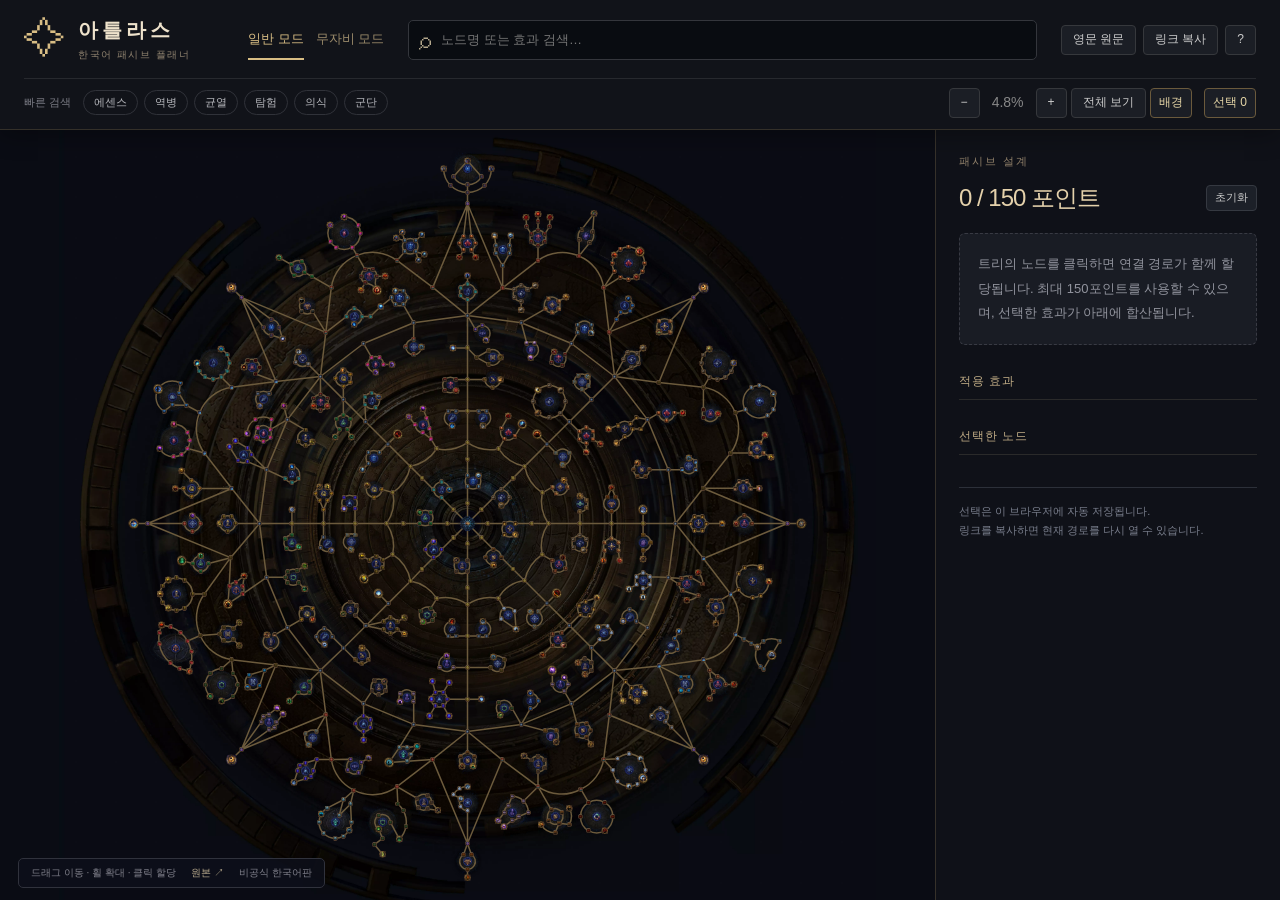
<file: index.html>
<!doctype html><html lang="ko"><head><meta charset="utf-8"><meta name="viewport" content="width=device-width,initial-scale=1"><meta name="description" content="PoE 아틀라스 패시브 트리 한국어판. 한영 검색, 경로 자동 할당, 효과 합산과 선택 저장."><title>아틀라스 · 한국어 패시브 플래너</title><link rel="stylesheet" href="style.css"></head><body>
<header><div class="identity"><span class="emblem">✧</span><div><strong>아틀라스</strong><small>한국어 패시브 플래너</small></div></div><nav aria-label="게임 모드"><a href="index.html" class="on">일반 모드</a><a href="ruthless.html" >무자비 모드</a></nav><div class="search"><span aria-hidden="true">⌕</span><input id="q" type="search" placeholder="노드명 또는 효과 검색…" autocomplete="off" aria-label="한국어 및 영어 노드 검색" title="한국어·영어 검색 / Enter: 다음 결과 / Esc: 검색 지우기"><span id="hits" aria-live="polite"></span></div><div class="actions"><button id="language" title="노드 내용의 한국어·영어 전환">영문 원문</button><button id="share">링크 복사</button><button id="help" aria-label="사용법">?</button></div><div class="secondary"><div class="quick"><span class="quick-label">빠른 검색</span><button data-search="에센스">에센스</button><button data-search="역병">역병</button><button data-search="균열">균열</button><button data-search="탐험">탐험</button><button data-search="의식">의식</button><button data-search="군단">군단</button></div><div class="zoom"><button id="out" title="축소 (-)" aria-label="축소">−</button><span id="pct"></span><button id="in" title="확대 (+)" aria-label="확대">+</button><button id="fit" title="트리 전체 보기 (0)">전체 보기</button><button id="bg" title="배경 표시·숨기기 (B)">배경</button><button id="toggle" class="on" title="선택 패널 표시·숨기기">선택 <span id="badge">0</span></button></div></div></header>
<canvas id="c" aria-label="드래그로 이동하고 휠로 확대하는 아틀라스 패시브 트리"></canvas><aside id="panel"><div class="panel-label">패시브 설계</div><div class="ph"><span id="count"></span><button id="clear">초기화</button></div><p id="empty">트리의 노드를 클릭하면 연결 경로가 함께 할당됩니다. 최대 <span id="max"></span>포인트를 사용할 수 있으며, 선택한 효과가 아래에 합산됩니다.</p><h3>적용 효과</h3><ul id="effects"></ul><h3>선택한 노드</h3><ul id="picked"></ul><div class="panel-note">선택은 이 브라우저에 자동 저장됩니다.<br>링크를 복사하면 현재 경로를 다시 열 수 있습니다.</div></aside><div id="tip"></div><div id="menu"></div><footer><span>드래그 이동 · 휠 확대 · 클릭 할당</span><a href="https://hypostasis.faith/atlas/data.html" target="_blank" rel="noopener">원본 ↗</a><span>비공식 한국어판</span></footer>
<dialog id="help-dialog"><button id="close-help" aria-label="닫기">×</button><span class="eyebrow">ATLAS GUIDE</span><h2>나만의 아틀라스를 설계하세요</h2><p>노드에 마우스를 올리면 한국어 효과 설명을 볼 수 있습니다. 클릭하면 시작점 또는 이미 선택한 노드에서 이어지는 경로가 함께 할당됩니다.</p><dl><dt>검색</dt><dd>한국어·영어 모두 지원. Enter로 다음 결과, Shift+Enter로 이전 결과를 봅니다.</dd><dt>이동과 확대</dt><dd>빈 곳을 드래그해 이동하고 휠 또는 + / − 버튼으로 확대합니다. 0은 전체 보기, B는 배경 전환입니다.</dd><dt>선택과 해제</dt><dd>노드를 다시 누르면 연결된 하위 노드도 해제됩니다. 선택지가 있는 노드는 원하는 항목을 지정하세요.</dd><dt>저장</dt><dd>같은 브라우저에서 자동 복원됩니다. 링크 복사는 선택한 노드가 포함된 주소를 복사합니다. 사이트 접속 권한은 별도로 적용됩니다.</dd></dl><p class="disclaimer">2026.11.12 원본 데이터 기준 · 비공식 번역<br>일부 신규 용어는 자체 번역이며, 영문 원문 버튼으로 대조할 수 있습니다. 원본의 포인트 한도와 계산 방식을 따릅니다.</p><div class="credits">트리 뷰어·데이터: <a href="https://hypostasis.faith/atlas/data.html" target="_blank" rel="noopener">hypostasis.faith</a> · 번역 용어 참고: <a href="https://poedb.tw/kr/Atlas_passive_skill" target="_blank" rel="noopener">PoEDB</a> · 게임 이미지: Grinding Gear Games</div></dialog>
<script src="data.js"></script><script src="translations.js"></script><script src="viewer.js"></script></body></html>
</file>
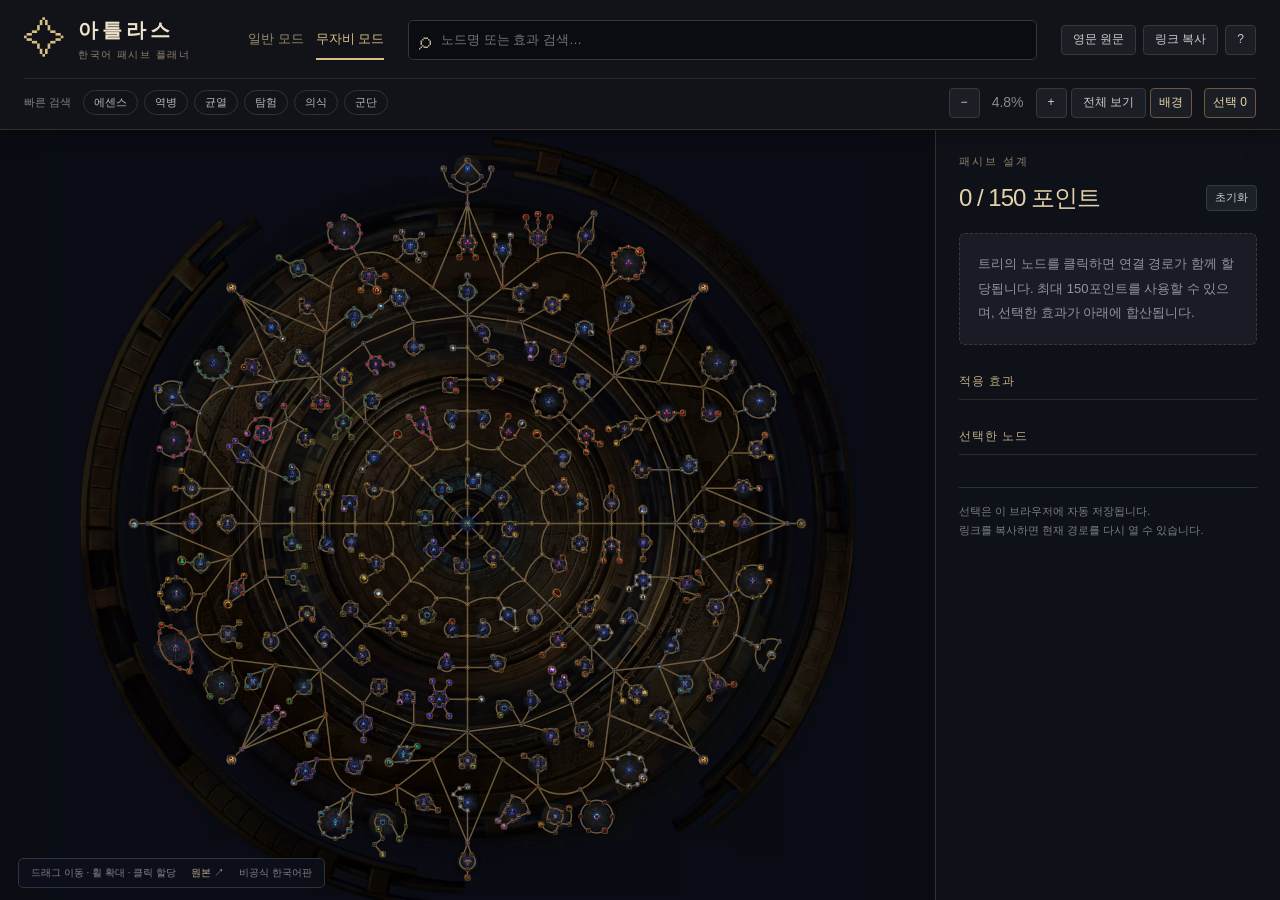
<file: ruthless.html>
<!doctype html><html lang="ko"><head><meta charset="utf-8"><meta name="viewport" content="width=device-width,initial-scale=1"><meta name="description" content="PoE 아틀라스 패시브 트리 한국어판. 한영 검색, 경로 자동 할당, 효과 합산과 선택 저장."><title>아틀라스 · 한국어 패시브 플래너</title><link rel="stylesheet" href="style.css"></head><body>
<header><div class="identity"><span class="emblem">✧</span><div><strong>아틀라스</strong><small>한국어 패시브 플래너</small></div></div><nav aria-label="게임 모드"><a href="index.html" >일반 모드</a><a href="ruthless.html" class="on">무자비 모드</a></nav><div class="search"><span aria-hidden="true">⌕</span><input id="q" type="search" placeholder="노드명 또는 효과 검색…" autocomplete="off" aria-label="한국어 및 영어 노드 검색" title="한국어·영어 검색 / Enter: 다음 결과 / Esc: 검색 지우기"><span id="hits" aria-live="polite"></span></div><div class="actions"><button id="language" title="노드 내용의 한국어·영어 전환">영문 원문</button><button id="share">링크 복사</button><button id="help" aria-label="사용법">?</button></div><div class="secondary"><div class="quick"><span class="quick-label">빠른 검색</span><button data-search="에센스">에센스</button><button data-search="역병">역병</button><button data-search="균열">균열</button><button data-search="탐험">탐험</button><button data-search="의식">의식</button><button data-search="군단">군단</button></div><div class="zoom"><button id="out" title="축소 (-)" aria-label="축소">−</button><span id="pct"></span><button id="in" title="확대 (+)" aria-label="확대">+</button><button id="fit" title="트리 전체 보기 (0)">전체 보기</button><button id="bg" title="배경 표시·숨기기 (B)">배경</button><button id="toggle" class="on" title="선택 패널 표시·숨기기">선택 <span id="badge">0</span></button></div></div></header>
<canvas id="c" aria-label="드래그로 이동하고 휠로 확대하는 아틀라스 패시브 트리"></canvas><aside id="panel"><div class="panel-label">패시브 설계</div><div class="ph"><span id="count"></span><button id="clear">초기화</button></div><p id="empty">트리의 노드를 클릭하면 연결 경로가 함께 할당됩니다. 최대 <span id="max"></span>포인트를 사용할 수 있으며, 선택한 효과가 아래에 합산됩니다.</p><h3>적용 효과</h3><ul id="effects"></ul><h3>선택한 노드</h3><ul id="picked"></ul><div class="panel-note">선택은 이 브라우저에 자동 저장됩니다.<br>링크를 복사하면 현재 경로를 다시 열 수 있습니다.</div></aside><div id="tip"></div><div id="menu"></div><footer><span>드래그 이동 · 휠 확대 · 클릭 할당</span><a href="https://hypostasis.faith/atlas/data.html" target="_blank" rel="noopener">원본 ↗</a><span>비공식 한국어판</span></footer>
<dialog id="help-dialog"><button id="close-help" aria-label="닫기">×</button><span class="eyebrow">ATLAS GUIDE</span><h2>나만의 아틀라스를 설계하세요</h2><p>노드에 마우스를 올리면 한국어 효과 설명을 볼 수 있습니다. 클릭하면 시작점 또는 이미 선택한 노드에서 이어지는 경로가 함께 할당됩니다.</p><dl><dt>검색</dt><dd>한국어·영어 모두 지원. Enter로 다음 결과, Shift+Enter로 이전 결과를 봅니다.</dd><dt>이동과 확대</dt><dd>빈 곳을 드래그해 이동하고 휠 또는 + / − 버튼으로 확대합니다. 0은 전체 보기, B는 배경 전환입니다.</dd><dt>선택과 해제</dt><dd>노드를 다시 누르면 연결된 하위 노드도 해제됩니다. 선택지가 있는 노드는 원하는 항목을 지정하세요.</dd><dt>저장</dt><dd>같은 브라우저에서 자동 복원됩니다. 링크 복사는 선택한 노드가 포함된 주소를 복사합니다. 사이트 접속 권한은 별도로 적용됩니다.</dd></dl><p class="disclaimer">2026.11.12 원본 데이터 기준 · 비공식 번역<br>일부 신규 용어는 자체 번역이며, 영문 원문 버튼으로 대조할 수 있습니다. 원본의 포인트 한도와 계산 방식을 따릅니다.</p><div class="credits">트리 뷰어·데이터: <a href="https://hypostasis.faith/atlas/data.html" target="_blank" rel="noopener">hypostasis.faith</a> · 번역 용어 참고: <a href="https://poedb.tw/kr/Atlas_passive_skill" target="_blank" rel="noopener">PoEDB</a> · 게임 이미지: Grinding Gear Games</div></dialog>
<script src="ruthless-data.js"></script><script src="translations.js"></script><script src="viewer.js"></script></body></html>
</file>
<file: style.css>
html, body { margin: 0; height: 100%; background: #08090c; color: #ccc; font: 14px/1.4 Verdana, Geneva, sans-serif; overflow: hidden; }

header { position: fixed; top: 0; left: 0; right: 0; min-height: 36px; box-sizing: border-box; display: flex; flex-wrap: wrap; align-items: center; gap: 4px 16px; padding: 4px 12px; background: #111; border-bottom: 1px solid #2a2a2a; z-index: 2; }
header nav a { color: #9a8a6a; text-decoration: none; margin-right: 12px; }
header nav a.on, header nav a:hover { color: #e8d8a8; }
header .search { display: flex; align-items: center; gap: 6px; }
#q { width: 220px; height: 24px; box-sizing: border-box; padding: 0 6px; background: #0b0b0b; color: #ddd; border: 1px solid #3a3a3a; font: inherit; }
#q:focus { outline: none; border-color: #6b5a3c; }
#hits { color: #888; font-size: 12px; min-width: 60px; }
header .zoom { margin-left: auto; display: flex; align-items: center; gap: 4px; }
header button { background: #1d1d1d; color: #ccc; border: 1px solid #3a3a3a; min-width: 28px; height: 24px; cursor: pointer; font: inherit; }
header button:hover { background: #2a2a2a; }
header button.on { border-color: #6b5a3c; color: #e8d8a8; }
#toggle { margin-left: 8px; padding: 0 8px; }
#bg { padding: 0 8px; }
#pct { width: 48px; text-align: center; color: #888; }

canvas { position: fixed; top: 36px; left: 0; display: block; cursor: grab; }
canvas.drag { cursor: grabbing; }

#panel { position: fixed; top: 36px; right: 0; bottom: 0; width: 340px; box-sizing: border-box; padding: 10px 12px 16px; overflow-y: auto; background: rgba(14,14,14,.96); border-left: 1px solid #2a2a2a; z-index: 1; font-size: 13px; }
#panel.hidden { display: none; }
#panel .ph { display: flex; align-items: center; justify-content: space-between; margin-bottom: 6px; }
#count { color: #e8d8a8; }
#count.full { color: #e07050; }
#panel button { background: #1d1d1d; color: #ccc; border: 1px solid #3a3a3a; height: 22px; cursor: pointer; font: inherit; }
#panel button:hover { background: #2a2a2a; }
#panel h3 { margin: 14px 0 4px; font-size: 12px; font-weight: normal; color: #9a8a6a; text-transform: uppercase; letter-spacing: .05em; border-bottom: 1px solid #2a2a2a; padding-bottom: 2px; }
#panel ul { list-style: none; margin: 0; padding: 0; }
#empty { color: #777; margin: 4px 0; }
#effects li { color: #8888ff; white-space: pre-line; padding: 3px 0; border-bottom: 1px solid #1c1c1c; }
#effects li .n { color: #8a8f9c; font-size: 11px; line-height: 1.5; margin-top: 2px; white-space: normal; }
#effects li.summed { color: #c3cdf7; }
#effects li.summed .n { color: #d8bd84; }
#picked li { display: flex; flex-wrap: wrap; align-items: center; gap: 2px 6px; padding: 1px 0; }
#picked li select { flex-basis: 100%; margin: 0 0 4px 10px; max-width: calc(100% - 10px); background: #0b0b0b; color: #8888ff; border: 1px solid #3a3a3a; font: inherit; font-size: 12px; }
#picked li span { flex: 1; cursor: pointer; color: #bbb; }
#picked li span:hover { color: #e8d8a8; }
#picked li.notable span { color: #d8c8a0; }
#picked li.keystone span { color: #e8a860; }
#picked li button { height: 18px; min-width: 18px; padding: 0; line-height: 1; color: #888; }

#tip { position: fixed; display: none; max-width: 380px; padding: 8px 10px; background: rgba(10,10,10,.95); border: 1px solid #5a4a2a; pointer-events: none; z-index: 3; font-size: 13px; }
#tip b { display: block; color: #e8d8a8; margin-bottom: 4px; }
#tip .stat { color: #8888ff; white-space: pre-line; }
#tip .rem { color: #888; font-style: italic; }
#tip .fl { color: #a07020; font-style: italic; margin-top: 4px; }
#tip .hint { color: #666; font-size: 11px; margin-top: 6px; }
#tip .choices { margin-top: 4px; border-left: 2px solid #3a3a3a; padding-left: 6px; }
#tip .choices div { color: #6a6aa8; white-space: pre-line; }
#tip .choices div.on { color: #e8c060; }

#menu { position: fixed; display: none; width: 340px; max-width: calc(100vw - 16px); box-sizing: border-box; padding: 8px 10px; background: rgba(10,10,10,.97); border: 1px solid #8a6a3a; z-index: 4; font-size: 13px; }
#menu b { display: block; color: #e8d8a8; margin-bottom: 4px; }
#menu .stat { color: #8888ff; white-space: pre-line; margin-bottom: 4px; }
#menu button { display: block; width: 100%; margin-top: 4px; padding: 4px 6px; text-align: left; background: #1a1a1a; color: #aab; border: 1px solid #333; cursor: pointer; font: inherit; }
#menu button:hover { background: #262626; border-color: #6b5a3c; color: #e8d8a8; }
#menu button.on { border-color: #e8c060; color: #e8c060; }
#menu button.rm { color: #e07050; margin-top: 8px; }
#menu .hint { color: #666; font-size: 11px; margin-top: 6px; }

@media (max-width: 600px) {
  header nav a { margin-right: 6px; font-size: 12px; }
  #q { width: 150px; }
  #panel { width: 100%; border-left: 0; }
}

:root{color-scheme:dark;--gold:#d8bd84;--line:#343029;--muted:#9d9d9b}body{font-family:Inter,"Noto Sans KR","Malgun Gothic",sans-serif;font-size:14px}header{padding:16px 24px 0;background:#111319;gap:14px 24px;border-bottom:1px solid var(--line);box-shadow:0 4px 24px #0005}.identity{display:flex;align-items:center;gap:12px;min-width:200px}.emblem{font-size:42px;color:var(--gold);line-height:1}.identity strong{display:block;font-size:20px;letter-spacing:4px;font-family:Georgia,"Malgun Gothic",serif;color:#eee2cb}.identity small{font-size:10px;letter-spacing:1.5px;color:#928571}.search{flex:1;min-width:240px;position:relative;background:#090c11;border:1px solid #34363c;border-radius:5px;padding:0 10px}.search>span:first-child{font-size:24px;color:#b4a88d}#q{width:100%;height:38px;background:transparent;border:0;padding:0 4px;font-size:13px}#q:focus{outline:0}.search:focus-within{border-color:var(--gold)}#hits{white-space:nowrap;min-width:0}.actions{display:flex;gap:7px}header button{height:30px;border-radius:4px;border-color:#36383c;background:#1b1e25;font-size:12px;padding:0 11px}header nav{display:flex;gap:12px;align-self:stretch;align-items:center}header nav a{font-size:13px;white-space:nowrap;margin:0;padding:10px 0;border-bottom:2px solid transparent}header nav a.on{color:var(--gold);border-color:var(--gold)}.secondary{width:100%;display:flex;align-items:center;justify-content:space-between;padding:9px 0 11px;gap:10px;border-top:1px solid #27292e}.quick{display:flex;align-items:center;gap:6px}.quick button{background:transparent;border-color:#303239;color:#b6b7bc;height:25px;padding:0 10px;font-size:11px;border-radius:20px}.quick button:hover{color:var(--gold);border-color:var(--gold)}.quick-label{font-size:11px;color:#7b7c85;margin-right:6px}#panel{width:345px;background:#101219ed;padding:24px 23px 48px;border-left:1px solid #36312a;scrollbar-width:thin}.panel-label{font-size:11px;color:#91816a;letter-spacing:2px;margin-bottom:12px}#count{font-size:24px;font-weight:500;letter-spacing:-1px;color:#e4d1ab}#panel .ph{margin-bottom:18px}#panel button{border-radius:4px;padding:0 8px;height:26px;font-size:11px;background:#1c2028;border-color:#353941}#empty{font-size:13px;line-height:1.9;color:#92949e;padding:18px;background:#191c24;border:1px dashed #383a43;border-radius:6px}#panel h3{color:#bfab85;font-size:12px;margin:28px 0 12px;padding:0 0 9px;letter-spacing:1px}#effects li{padding:10px 0;color:#a6b5ec;line-height:1.7;border-color:#262934}#picked li{padding:6px 0;border-bottom:1px solid #242730;line-height:1.5}#picked li span{font-size:12px}#picked li button{min-width:22px;height:22px}.panel-note{font-size:11px;color:#787d8b;line-height:1.8;margin-top:32px;border-top:1px solid #2c3039;padding-top:14px}#tip{padding:16px 18px;border-color:#a28b5a;border-radius:4px;background:#0d1018f5;box-shadow:0 8px 35px #0009;font-size:13px;line-height:1.7;max-width:min(420px,calc(100vw - 48px))}#tip b{font-size:16px;color:#e6cea0}#tip .stat,#menu .stat{color:#a5b6f0}#tip .hint{color:#a0998a;margin-top:10px;border-top:1px solid #383124;padding-top:8px}#tip .fl{color:#bc9657}#menu{border-radius:5px;max-height:75vh;overflow:auto;padding:14px;font-size:13px}#menu button{padding:9px;border-radius:3px;line-height:1.6}footer{position:fixed;bottom:12px;left:18px;display:flex;gap:15px;color:#81818c;align-items:center;font-size:10px;background:#0d101bd9;padding:7px 12px;border:1px solid #30323c;border-radius:5px;pointer-events:none}footer a{pointer-events:auto;color:#b9aa8e;text-decoration:none}dialog{max-width:540px;max-height:80vh;overflow:auto;background:#151821;color:#c1c5d0;border:1px solid #6f6044;border-radius:10px;padding:38px;box-shadow:0 20px 100px #000b;font-size:14px;line-height:1.9}dialog::backdrop{background:#000a;backdrop-filter:blur(4px)}dialog h2{font-size:23px;color:#ead9b8;margin:12px 0 20px}dialog .eyebrow{font-size:10px;letter-spacing:3px;color:#b79a64}dialog dt{color:#d7be8b;font-size:12px;margin-top:20px}dialog dd{margin:5px 0;color:#a5adbd;font-size:13px}#close-help{position:absolute;right:15px;top:12px;background:transparent;color:#ccc;border:0;font-size:25px;cursor:pointer}.disclaimer,.credits{font-size:11px;color:#858d9e;border-top:1px solid #343743;padding-top:15px}.credits a{color:#c1ab80}button:focus-visible,a:focus-visible{outline:2px solid #dbc18b;outline-offset:3px}canvas{touch-action:none}@media(max-width:1100px){header{gap:12px 16px;padding:12px 16px 0}.identity{min-width:165px}.actions{gap:4px}.quick-label{display:none}.quick button{padding:0 8px}.search{min-width:200px}}@media(max-width:760px){header{padding:10px 12px 0;gap:10px}.identity{min-width:0;flex:1}.identity strong{font-size:17px}.identity small{font-size:9px}.emblem{font-size:32px}header nav a{font-size:12px}.actions{order:2}.actions #share{display:none}.search{order:3;min-width:0;flex-basis:100%}#q{height:34px}.secondary{order:4;flex-wrap:wrap;padding:8px 0}.quick{width:100%;overflow:auto}.zoom{margin-left:0!important;width:100%;justify-content:flex-end}#panel{width:min(345px,100vw);padding:20px 20px 50px}footer{left:8px;bottom:8px;font-size:9px;gap:9px}footer>span:first-child{display:none}dialog{padding:26px;max-width:calc(100vw - 76px)}}
</file>
